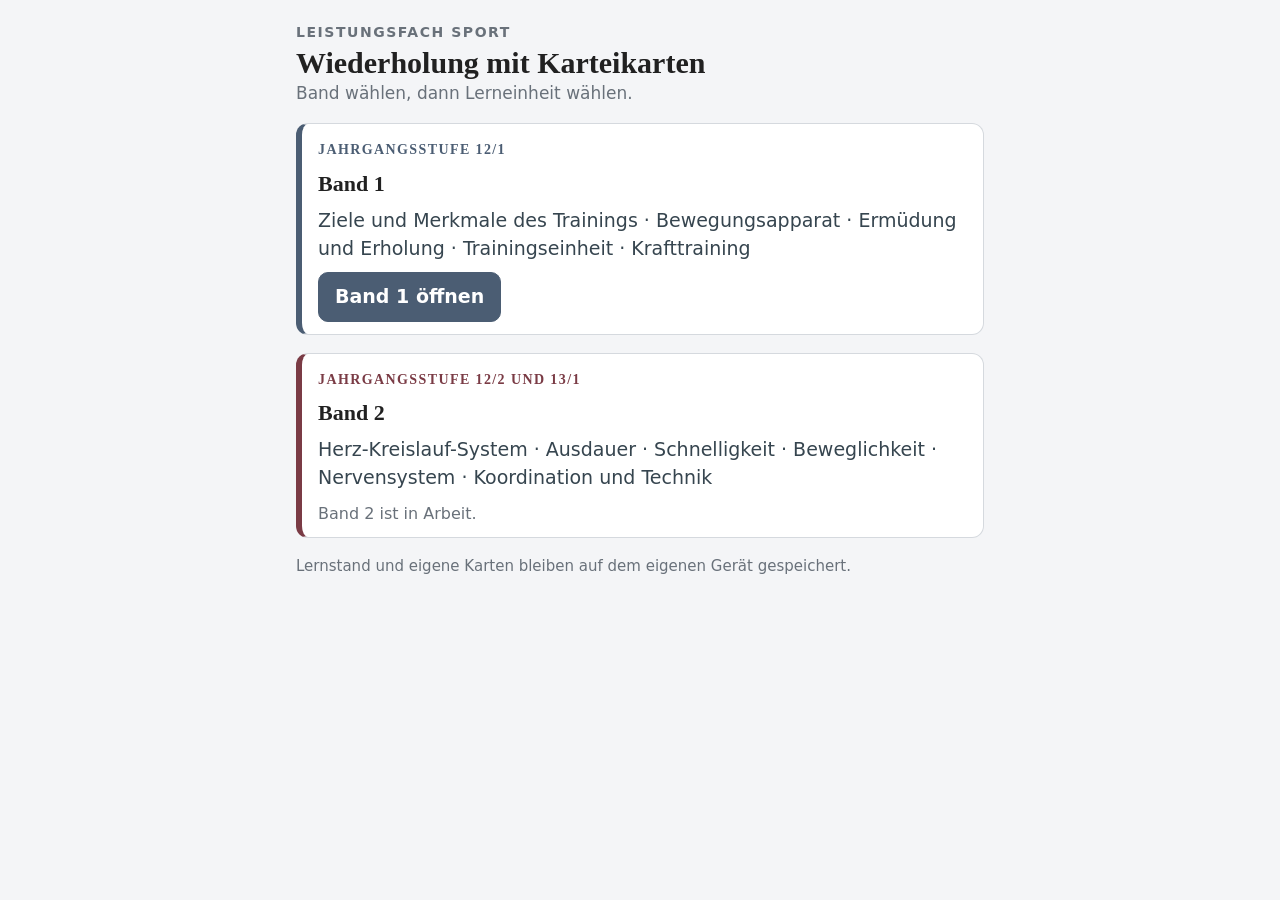
<file: index.html>
<!DOCTYPE html>
<html lang="de">
<head>
<meta charset="utf-8">
<meta name="viewport" content="width=device-width, initial-scale=1">
<meta name="theme-color" content="#4B5D73">
<title>Wiederholung Leistungsfach Sport</title>
<link rel="stylesheet" href="app.css">
</head>
<body>
<main>
  <header>
    <div class="kicker">Leistungsfach Sport</div>
    <h1>Wiederholung mit Karteikarten</h1>
    <p class="sub">Band wählen, dann Lerneinheit wählen.</p>
  </header>
  <section class="chapter themed" style="--ak:#4B5D73;--akh:#DFE5EB">
    <div class="num">Jahrgangsstufe 12/1</div>
    <h2>Band 1</h2>
    <p>Ziele und Merkmale des Trainings · Bewegungsapparat · Ermüdung und Erholung · Trainingseinheit · Krafttraining</p>
    <div class="row"><a class="btn primary" href="band1.html">Band 1 öffnen</a></div>
  </section>
  <section class="chapter themed" style="--ak:#7A3B45;--akh:#EDE0E2">
    <div class="num">Jahrgangsstufe 12/2 und 13/1</div>
    <h2>Band 2</h2>
    <p>Herz-Kreislauf-System · Ausdauer · Schnelligkeit · Beweglichkeit · Nervensystem · Koordination und Technik</p>
    <p class="note">Band 2 ist in Arbeit.</p>
  </section>
  <footer>Lernstand und eigene Karten bleiben auf dem eigenen Gerät gespeichert.</footer>
</main>
</body>
</html>
</file>
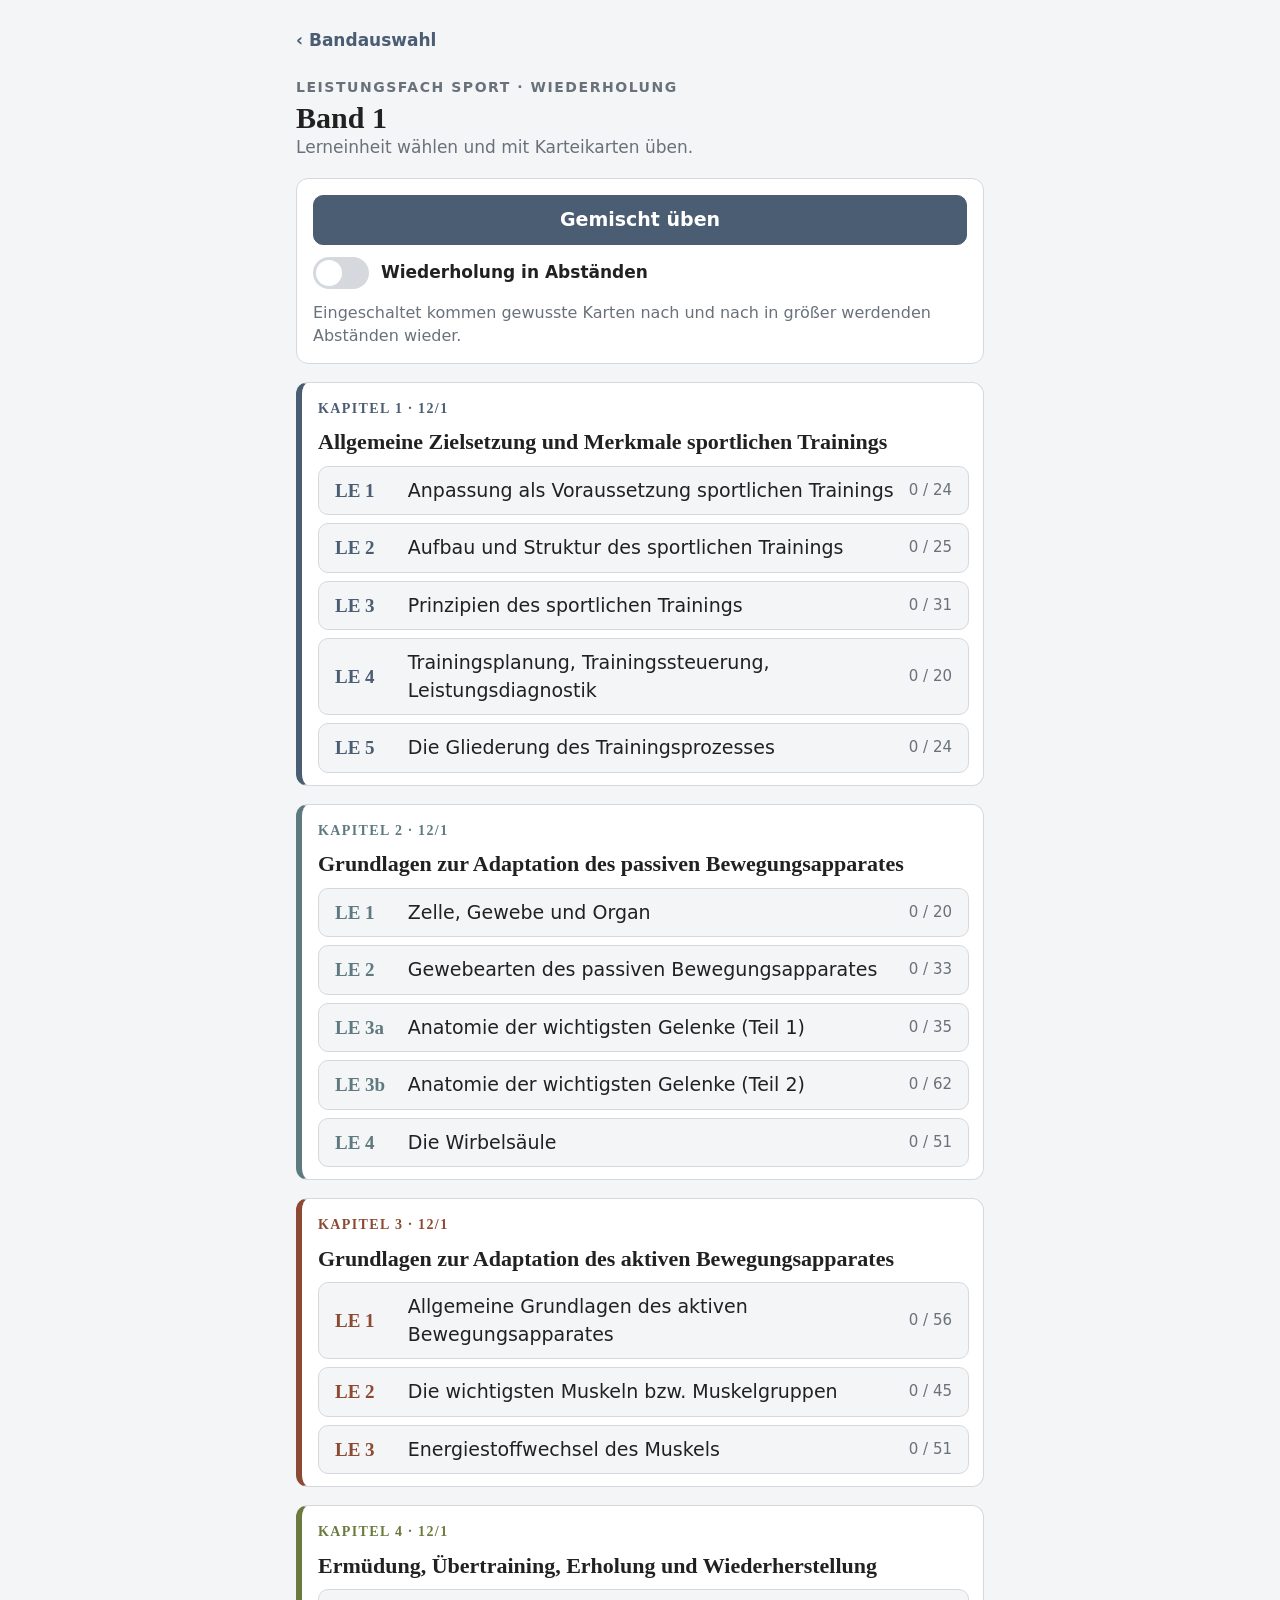
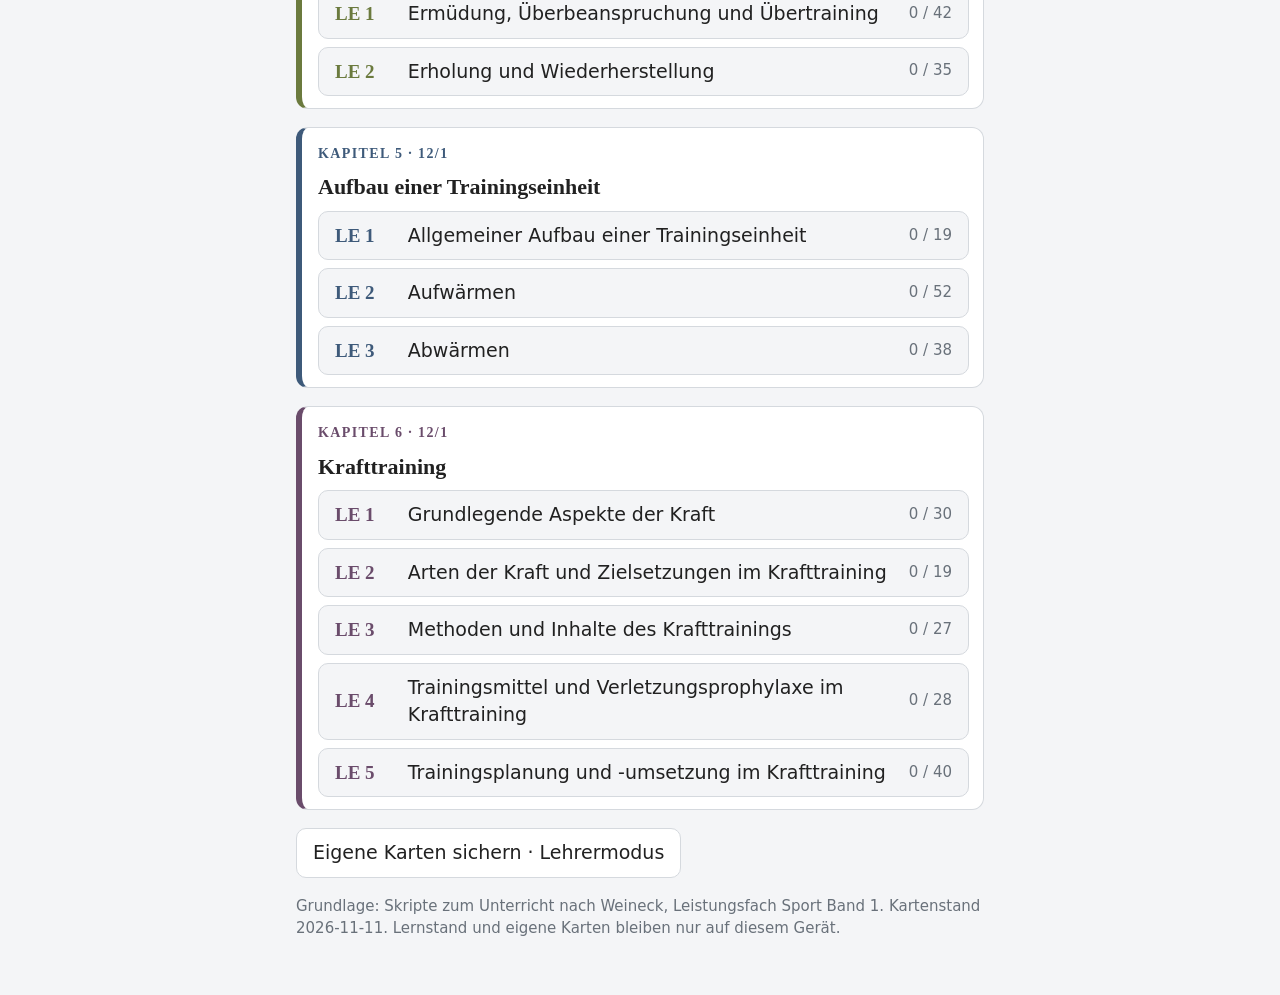
<file: band1.html>
<!DOCTYPE html>
<html lang="de">
<head>
<meta charset="utf-8">
<meta name="viewport" content="width=device-width, initial-scale=1">
<meta name="theme-color" content="#4B5D73">
<title>Wiederholung Sport Band 1</title>
<link rel="stylesheet" href="app.css">
</head>
<body data-band="1">
<main id="app">Die Karten werden geladen. Bleibt diese Zeile stehen, ist JavaScript ausgeschaltet oder eine Datei fehlt.</main>
<script src="karten_band1.js"></script>
<script src="app.js"></script>
</body>
</html>
</file>
<file: app.css>
/* Wiederholung Leistungsfach Sport – gemeinsames Aussehen für alle Bände.
   Layout: eine Spalte, max. 720px; Kapitelfarbe kommt je Kapitel über --ak / --akh. */
:root{
  --bg:#F4F5F7; --surface:#FFFFFF; --ink:#212121; --body:#36454F; --muted:#69717A; --line:#D5D9DE;
  --ak:#4B5D73; --akh:#DFE5EB; --accent:var(--ak); --accent-soft:var(--akh); --on-accent:#FFFFFF;
  --good:#2E7D4F; --good-soft:#E1F0E7; --bad:#B3402E; --bad-soft:#F6E3DF;
  --display:Cambria,"Hoefler Text",Georgia,"Times New Roman",serif;
  --text:Calibri,"Segoe UI",Roboto,system-ui,-apple-system,"Helvetica Neue",Arial,sans-serif;
  color-scheme:light;
}
.themed{--accent:var(--ak);--accent-soft:var(--akh)}
@media (prefers-color-scheme:dark){
  :root:not([data-theme="light"]){
    --bg:#16191D; --surface:#20252B; --ink:#F1F2F3; --body:#C8CCCF; --muted:#9299A0; --line:#39414A;
    --accent:var(--akh); --accent-soft:#2B323A; --on-accent:#16191D;
    --good:#7FCB9C; --good-soft:#1F3529; --bad:#F09A8A; --bad-soft:#402521; color-scheme:dark;
  }
  :root:not([data-theme="light"]) .themed{--accent:var(--akh);--accent-soft:#2B323A}
}
:root[data-theme="dark"]{
  --bg:#16191D; --surface:#20252B; --ink:#F1F2F3; --body:#C8CCCF; --muted:#9299A0; --line:#39414A;
  --accent:var(--akh); --accent-soft:#2B323A; --on-accent:#16191D;
  --good:#7FCB9C; --good-soft:#1F3529; --bad:#F09A8A; --bad-soft:#402521; color-scheme:dark;
}
:root[data-theme="dark"] .themed{--accent:var(--akh);--accent-soft:#2B323A}

*{box-sizing:border-box}
html{-webkit-text-size-adjust:100%;text-size-adjust:100%}
html,body{margin:0}
body{background:var(--bg);color:var(--body);font-family:var(--text);font-size:19px;line-height:1.45;
  overflow-wrap:break-word;word-wrap:break-word}
main{max-width:720px;margin:0 auto;padding:22px 16px 56px;display:flex;flex-direction:column;gap:18px}
a{color:var(--accent)}
.kicker{font-size:14px;letter-spacing:.11em;text-transform:uppercase;color:var(--muted);font-weight:700}
h1{font-family:var(--display);color:var(--ink);font-size:30px;line-height:1.15;margin:4px 0 0}
h2{font-family:var(--display);color:var(--ink);font-size:22px;line-height:1.2;margin:0}
p{margin:0}
.sub{color:var(--muted);font-size:17px}
.back{font-size:17px;text-decoration:none;font-weight:700;display:inline-block;padding:6px 0}

button,.btn{font:inherit;cursor:pointer;border-radius:10px;border:1.5px solid var(--line);background:var(--surface);
  color:var(--ink);padding:10px 16px;min-height:48px;touch-action:manipulation;-webkit-appearance:none;appearance:none;
  text-decoration:none;display:inline-flex;align-items:center;justify-content:center;text-align:center}
button:focus-visible,.btn:focus-visible,a:focus-visible,textarea:focus-visible,input:focus-visible{outline:3px solid var(--accent);outline-offset:2px}
.primary{background:var(--accent);border-color:var(--accent);color:var(--on-accent);font-weight:700}
.yes{background:var(--good-soft);border-color:var(--good);color:var(--good);font-weight:700}
.no{background:var(--bad-soft);border-color:var(--bad);color:var(--bad);font-weight:700}
.small{min-height:40px;padding:6px 12px;font-size:16px}
.row{display:flex;flex-wrap:wrap;gap:10px}
.row.grow>*{flex:1 1 150px}
.chips button{padding:6px 14px;min-height:42px;font-size:17px;border-radius:999px}
.chips button[aria-pressed="true"]{background:var(--accent-soft);border-color:var(--accent);font-weight:700}

/* Übersicht */
.chapter{background:var(--surface);border:1.5px solid var(--line);border-left:6px solid var(--accent);border-radius:12px;
  padding:16px 14px 12px 16px;display:flex;flex-direction:column;gap:10px}
.chapter .num{font-size:14px;letter-spacing:.1em;text-transform:uppercase;color:var(--accent);font-weight:700;font-family:var(--display)}
.les{display:flex;flex-direction:column;gap:8px}
.le{justify-content:flex-start;text-align:left;gap:12px;width:100%;background:var(--bg)}
.le .id{font-family:var(--display);font-weight:700;color:var(--accent);flex:0 0 auto;min-width:3.2em}
.le .ti{flex:1 1 auto;min-width:0;color:var(--ink)}
.le .ct{flex:0 0 auto;font-size:15px;color:var(--muted);font-variant-numeric:tabular-nums;white-space:nowrap}
.le .ct.done{color:var(--good);font-weight:700}

/* Training */
.meta{display:flex;justify-content:space-between;gap:12px;font-size:16px;color:var(--muted);font-variant-numeric:tabular-nums}
.bar{height:6px;background:var(--accent-soft);border-radius:3px;overflow:hidden;margin-top:6px}
.bar i{display:block;height:100%;background:var(--accent);width:0;transition:width .25s}
.card{background:var(--surface);border:1.5px solid var(--line);border-radius:14px;padding:22px 20px;min-height:240px;
  display:flex;flex-direction:column;gap:14px}
.tag{font-size:14px;letter-spacing:.08em;text-transform:uppercase;color:var(--accent);font-weight:700;font-family:var(--display)}
.q{font-size:22px;color:var(--ink);line-height:1.35;white-space:pre-line}
.q .gap{display:inline-block;min-width:3.5em;border-bottom:2.5px solid var(--accent);margin:0 .12em;height:1em;vertical-align:baseline}
.a{border-left:4px solid var(--accent);background:var(--accent-soft);border-radius:0 10px 10px 0;padding:12px 14px;
  font-size:21px;color:var(--ink);font-weight:700;white-space:pre-line}
.a ol{margin:0;padding-left:1.4em;font-weight:400}
.hint{font-size:16px;color:var(--muted);margin-top:auto}
.big{font-family:var(--display);font-size:44px;color:var(--ink);font-variant-numeric:tabular-nums;line-height:1}
.badge{font-size:13px;border:1px solid var(--line);border-radius:999px;padding:1px 8px;color:var(--muted);white-space:nowrap}

/* Bearbeiten */
.panel{background:var(--surface);border:1.5px solid var(--line);border-radius:12px;padding:16px;display:flex;flex-direction:column;gap:12px}
label{font-weight:700;color:var(--ink);font-size:17px;display:block;margin-bottom:4px}
textarea,input[type="text"]{font:inherit;font-size:18px;width:100%;border:1.5px solid var(--line);border-radius:10px;
  background:var(--bg);color:var(--ink);padding:10px 12px;-webkit-appearance:none;appearance:none}
textarea{min-height:92px;resize:vertical}
textarea.code{font-family:ui-monospace,Menlo,Consolas,monospace;font-size:14px;min-height:150px}
.item{border-top:1px solid var(--line);padding:12px 0;display:flex;flex-direction:column;gap:6px}
.item:first-child{border-top:0}
.item .iq{color:var(--ink);white-space:pre-line}
.item .ia{color:var(--body);font-size:17px;white-space:pre-line}
.note{font-size:16px;color:var(--muted)}
.msg{font-size:17px;font-weight:700;color:var(--good)}
.msg.err{color:var(--bad)}
footer{font-size:15px;color:var(--muted)}
[hidden]{display:none!important}
@media (max-width:420px){body{font-size:18px}h1{font-size:25px}.q{font-size:20px}.a{font-size:19px}.card{padding:18px 16px}
  .le{gap:10px;padding:10px 12px}.le .id{min-width:2.9em}}
@media (prefers-reduced-motion:reduce){.bar i{transition:none}}

/* Schalter und Auswahlliste */
.switchrow{display:flex;align-items:center;gap:12px}
.switchrow label{margin:0}
.switch{width:56px;min-width:56px;height:32px;min-height:32px;padding:0;border-radius:999px;position:relative;background:var(--line);border:0}
.switch .knob{position:absolute;top:3px;left:3px;width:26px;height:26px;border-radius:50%;background:var(--surface);transition:left .15s}
.switch[aria-checked="true"]{background:var(--accent)}
.switch[aria-checked="true"] .knob{left:27px}
.check{display:flex;align-items:center;gap:12px;padding:10px 12px;border:1.5px solid var(--line);border-radius:10px;background:var(--bg);cursor:pointer;font-weight:400;color:var(--ink);margin:0;font-size:inherit}
.check input{width:22px;height:22px;flex:0 0 auto;accent-color:var(--accent)}
.check .id{font-family:var(--display);font-weight:700;color:var(--accent);min-width:3em}
.check .ti{flex:1 1 auto;min-width:0}
.check .ct{font-size:15px;color:var(--muted);font-variant-numeric:tabular-nums}
[aria-disabled="true"]{opacity:.6;cursor:default}
@media (prefers-reduced-motion:reduce){.switch .knob{transition:none}}
</file>
